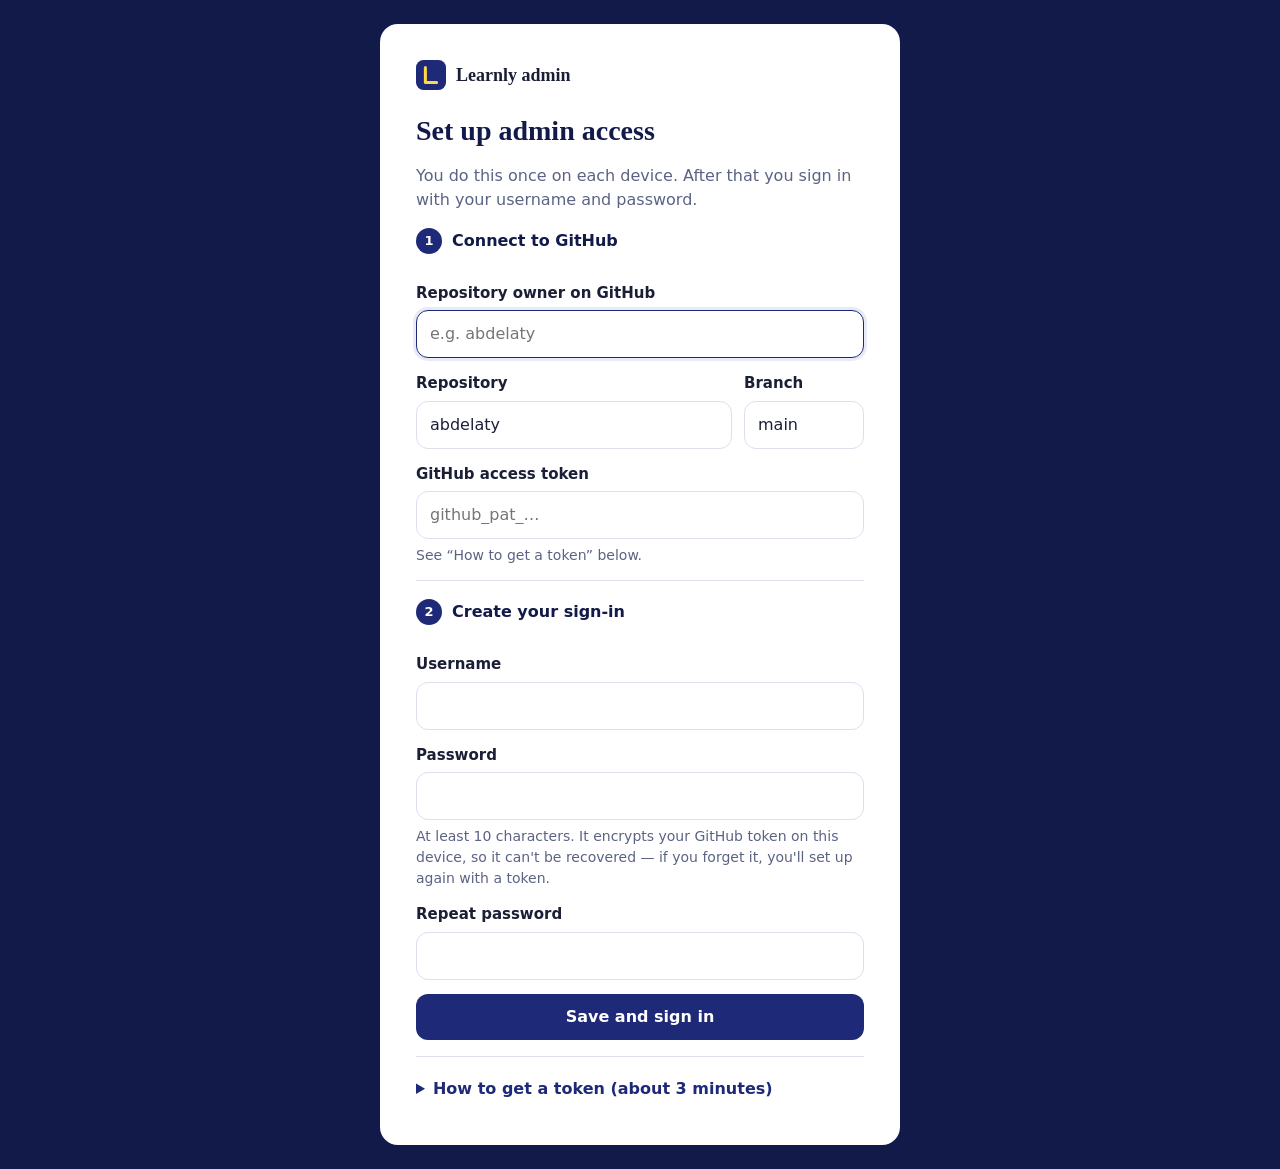
<file: admin/index.html>
<!DOCTYPE html>
<html lang="en">
<head>
  <meta charset="UTF-8">
  <meta name="viewport" content="width=device-width, initial-scale=1, viewport-fit=cover">
  <meta name="robots" content="noindex, nofollow">
  <!-- The token may only ever be sent to the GitHub API -->
  <meta http-equiv="Content-Security-Policy" content="default-src 'self'; connect-src https://api.github.com; img-src 'self' data: blob: https://raw.githubusercontent.com; style-src 'self' 'unsafe-inline' https://fonts.googleapis.com; font-src https://fonts.gstatic.com; script-src 'self'; base-uri 'none'; form-action 'none'">
  <title>Admin — Learnly</title>
  <link rel="icon" href="../favicon.svg" type="image/svg+xml">
  <link rel="preconnect" href="https://fonts.googleapis.com">
  <link rel="preconnect" href="https://fonts.gstatic.com" crossorigin>
  <link href="https://fonts.googleapis.com/css2?family=Literata:opsz,wght@7..72,600&family=Onest:wght@400;500;600;700&display=swap" rel="stylesheet">
  <link rel="stylesheet" href="admin.css?v=3">
  <script defer src="config.js?v=2"></script>
  <script defer src="admin.js?v=2"></script>
</head>
<body>

<svg width="0" height="0" style="position:absolute" aria-hidden="true">
  <defs>
    <symbol id="i-chat" viewBox="0 0 24 24"><path fill="none" stroke="currentColor" stroke-width="1.8" stroke-linejoin="round" d="M4 5.5A2.5 2.5 0 0 1 6.5 3h11A2.5 2.5 0 0 1 20 5.5v8a2.5 2.5 0 0 1-2.5 2.5H10l-4.5 4V16h0A1.5 1.5 0 0 1 4 14.5z"/></symbol>
    <symbol id="i-case" viewBox="0 0 24 24"><g fill="none" stroke="currentColor" stroke-width="1.8" stroke-linejoin="round"><rect x="3" y="7" width="18" height="13" rx="2"/><path d="M9 7V5.5A1.5 1.5 0 0 1 10.5 4h3A1.5 1.5 0 0 1 15 5.5V7M3 13h18"/></g></symbol>
    <symbol id="i-cap" viewBox="0 0 24 24"><g fill="none" stroke="currentColor" stroke-width="1.8" stroke-linejoin="round"><path d="M2.5 9 12 4.5 21.5 9 12 13.5z"/><path d="M6.5 11v4.5c1.5 1.6 3.4 2.5 5.5 2.5s4-.9 5.5-2.5V11M21.5 9v5"/></g></symbol>
    <symbol id="i-up" viewBox="0 0 24 24"><path fill="none" stroke="currentColor" stroke-width="2" stroke-linecap="round" stroke-linejoin="round" d="m6 15 6-6 6 6"/></symbol>
    <symbol id="i-down" viewBox="0 0 24 24"><path fill="none" stroke="currentColor" stroke-width="2" stroke-linecap="round" stroke-linejoin="round" d="m6 9 6 6 6-6"/></symbol>
    <symbol id="i-edit" viewBox="0 0 24 24"><path fill="none" stroke="currentColor" stroke-width="1.8" stroke-linejoin="round" d="M4 20h4L19 9a2.8 2.8 0 0 0-4-4L4 16z"/></symbol>
    <symbol id="i-trash" viewBox="0 0 24 24"><path fill="none" stroke="currentColor" stroke-width="1.8" stroke-linecap="round" stroke-linejoin="round" d="M4 7h16M9 7V4.5h6V7M6.5 7l1 13h9l1-13"/></symbol>
    <symbol id="i-plus" viewBox="0 0 24 24"><path fill="none" stroke="currentColor" stroke-width="2.2" stroke-linecap="round" d="M12 5v14M5 12h14"/></symbol>
    <symbol id="i-x" viewBox="0 0 24 24"><path fill="none" stroke="currentColor" stroke-width="2.2" stroke-linecap="round" d="M6 6l12 12M18 6 6 18"/></symbol>
    <symbol id="i-eye-off" viewBox="0 0 24 24"><g fill="none" stroke="currentColor" stroke-width="1.8" stroke-linecap="round"><path d="M3 3l18 18M10.6 5.1A10 10 0 0 1 12 5c5 0 9 5 9 7 0 .9-.7 2.2-1.9 3.5M6.6 6.6C4.4 8 3 10.4 3 12c0 2 4 7 9 7 1.6 0 3.1-.5 4.4-1.2"/><path d="M9.9 9.9a3 3 0 0 0 4.2 4.2"/></g></symbol>
    <symbol id="i-lock" viewBox="0 0 24 24"><g fill="none" stroke="currentColor" stroke-width="1.8" stroke-linejoin="round"><rect x="5" y="10.5" width="14" height="10" rx="2"/><path d="M8 10.5V8a4 4 0 0 1 8 0v2.5"/></g></symbol>
  </defs>
</svg>

<!-- ============ SIGN IN (username + password) ============ -->
<main class="login" id="signinView" hidden>
  <div class="login-card">
    <div class="brand">
      <svg viewBox="0 0 32 32" aria-hidden="true"><rect width="32" height="32" rx="8" fill="#1E2A78"/><path d="M10 8v16h12" fill="none" stroke="#FFD84A" stroke-width="3.2" stroke-linecap="round" stroke-linejoin="round"/></svg>
      <span>Learnly admin</span>
    </div>
    <h1>Sign in</h1>
    <form id="signinForm" novalidate>
      <div class="field">
        <label for="sUser">Username</label>
        <input id="sUser" autocomplete="username" autocapitalize="none" spellcheck="false">
      </div>
      <div class="field">
        <label for="sPass">Password</label>
        <input id="sPass" type="password" autocomplete="current-password">
      </div>
      <p class="form-error" id="signinError" role="alert"></p>
      <button class="btn btn-ink btn-block" type="submit" id="signinBtn">Sign in</button>
    </form>
    <div class="login-foot">
      <button type="button" class="link-btn" id="resetBtn">Forgot your password or need a new GitHub token?</button>
    </div>
  </div>
</main>

<!-- ============ ONE-TIME SETUP (token → username + password) ============ -->
<main class="login" id="setupView" hidden>
  <div class="login-card login-card--wide">
    <div class="brand">
      <svg viewBox="0 0 32 32" aria-hidden="true"><rect width="32" height="32" rx="8" fill="#1E2A78"/><path d="M10 8v16h12" fill="none" stroke="#FFD84A" stroke-width="3.2" stroke-linecap="round" stroke-linejoin="round"/></svg>
      <span>Learnly admin</span>
    </div>
    <h1>Set up admin access</h1>
    <p class="muted">You do this once on each device. After that you sign in with your username and password.</p>
    <p class="notice" id="setupNotice" hidden></p>

    <form id="setupForm" novalidate>
      <fieldset class="step" id="tokenStep">
        <legend><span class="step-n">1</span>Connect to GitHub</legend>
        <div class="repo-fields" id="repoFields">
          <div class="field">
            <label for="uOwner">Repository owner on GitHub</label>
            <input id="uOwner" autocapitalize="none" spellcheck="false" placeholder="e.g. abdelaty">
          </div>
          <div class="field-row">
            <div class="field">
              <label for="uRepo">Repository</label>
              <input id="uRepo" autocapitalize="none" spellcheck="false">
            </div>
            <div class="field field-sm">
              <label for="uBranch">Branch</label>
              <input id="uBranch" autocapitalize="none" spellcheck="false">
            </div>
          </div>
        </div>
        <p class="repo-summary" id="repoSummary" hidden></p>
        <div class="field" id="tokenField">
          <label for="uToken">GitHub access token</label>
          <input id="uToken" type="password" autocomplete="off" spellcheck="false" placeholder="github_pat_…">
          <p class="hint">See “How to get a token” below.</p>
        </div>
      </fieldset>

      <fieldset class="step">
        <legend><span class="step-n">2</span>Create your sign-in</legend>
        <div class="field">
          <label for="uUser">Username</label>
          <input id="uUser" autocomplete="username" autocapitalize="none" spellcheck="false">
        </div>
        <div class="field">
          <label for="uPass">Password</label>
          <input id="uPass" type="password" autocomplete="new-password" aria-describedby="passHint">
          <p class="hint" id="passHint">At least 10 characters. It encrypts your GitHub token on this device, so it can't be recovered — if you forget it, you'll set up again with a token.</p>
        </div>
        <div class="field">
          <label for="uPass2">Repeat password</label>
          <input id="uPass2" type="password" autocomplete="new-password">
        </div>
      </fieldset>

      <p class="form-error" id="setupError" role="alert"></p>
      <button class="btn btn-ink btn-block" type="submit" id="setupBtn">Save and sign in</button>
      <button class="btn btn-line btn-block" type="button" id="setupCancel" hidden>Back to sign in</button>
    </form>

    <details class="help" id="tokenHelp">
      <summary>How to get a token (about 3 minutes)</summary>
      <ol>
        <li>Sign in to GitHub with an account that has access to the website repository.</li>
        <li>Open <a href="https://github.com/settings/personal-access-tokens/new" target="_blank" rel="noopener">Settings → Developer settings → Fine-grained tokens → Generate new token</a>.</li>
        <li>Name it, for example “Learnly admin”. Set the expiration to up to one year.</li>
        <li><b>Repository access</b> → <i>Only select repositories</i> → choose the website repository.</li>
        <li><b>Permissions</b> → <b>Repository permissions</b> → <b>Contents</b> → <i>Read and write</i>. Nothing else is needed.</li>
        <li>Click <i>Generate token</i>, copy it and paste it above.</li>
      </ol>
      <p class="muted">If the token ever leaks, delete it on the same GitHub page and access stops immediately.</p>
    </details>
  </div>
</main>

<!-- ============ APP ============ -->
<div class="app" id="appView" hidden>
  <header class="topbar">
    <div class="brand">
      <svg viewBox="0 0 32 32" aria-hidden="true"><rect width="32" height="32" rx="8" fill="#2E3C99"/><path d="M10 8v16h12" fill="none" stroke="#FFD84A" stroke-width="3.2" stroke-linecap="round" stroke-linejoin="round"/></svg>
      <span>Admin</span>
    </div>
    <span class="repo-name" id="repoName"></span>
    <a class="top-link" id="siteLink" href="../" target="_blank" rel="noopener">View site</a>
    <button class="top-link" type="button" id="logoutBtn">Sign out</button>
  </header>

  <nav class="tabs" role="tablist" aria-label="Sections">
    <button role="tab" type="button" class="tab" data-tab="teachers" aria-selected="true">Teachers <span class="tab-count" id="countTeachers"></span></button>
    <button role="tab" type="button" class="tab" data-tab="courses" aria-selected="false">Courses <span class="tab-count" id="countCourses"></span></button>
    <button role="tab" type="button" class="tab" data-tab="exams" aria-selected="false">Exams <span class="tab-count" id="countExams"></span></button>
  </nav>

  <main class="content">
    <div class="list-head">
      <p class="muted" id="listHint"></p>
      <button class="btn btn-ink" type="button" id="addBtn"><svg class="ico" aria-hidden="true"><use href="#i-plus"/></svg><span id="addLabel">Add</span></button>
    </div>
    <ul class="items" id="itemList"></ul>
    <p class="empty" id="emptyState" hidden></p>
  </main>

  <div class="publish-bar" id="publishBar" hidden>
    <div class="publish-inner">
      <p id="publishText" role="status" aria-live="polite"></p>
      <div class="publish-actions">
        <button class="btn btn-line" type="button" id="discardBtn">Discard changes</button>
        <button class="btn btn-mark" type="button" id="publishBtn">Publish</button>
      </div>
    </div>
  </div>
</div>

<!-- ============ EDITOR ============ -->
<dialog class="editor" id="editor" aria-labelledby="editorTitle">
  <form id="editorForm" novalidate>
    <header class="editor-head">
      <h2 id="editorTitle">Teacher</h2>
      <button type="button" class="icon-btn" id="editorClose" aria-label="Close without saving"><svg class="ico" aria-hidden="true"><use href="#i-x"/></svg></button>
    </header>
    <div class="editor-body" id="editorBody"></div>
    <footer class="editor-foot">
      <p class="form-error" id="editorError" role="alert"></p>
      <button type="button" class="btn btn-line" id="editorCancel">Cancel</button>
      <button type="submit" class="btn btn-ink" id="editorSave">Done</button>
    </footer>
  </form>
</dialog>

<!-- ============ CONFIRM ============ -->
<dialog class="confirm" id="confirmDlg" aria-labelledby="confirmTitle">
  <h2 id="confirmTitle"></h2>
  <p id="confirmText" class="muted"></p>
  <div class="confirm-actions">
    <button type="button" class="btn btn-line" id="confirmNo">Cancel</button>
    <button type="button" class="btn btn-danger" id="confirmYes">Delete</button>
  </div>
</dialog>

<div class="toast" id="toast" role="status" aria-live="polite" hidden></div>
</body>
</html>
</file>
<file: admin/admin.css>
:root {
  --ink: #1E2A78;
  --ink-deep: #121A4A;
  --ink-soft: #E8EBF7;
  --paper: #F4F6FB;
  --surface: #FFFFFF;
  --mark: #FFD84A;
  --mark-soft: #FFF3C2;
  --text: #1A1F36;
  --muted: #5B6385;
  --rule: #DCE0EE;
  --ok: #17805A;
  --err: #C2412D;
  --err-soft: #FBE9E5;
  --r-s: 8px;
  --r-m: 12px;
  --r-l: 18px;
  --f-display: "Literata", Georgia, serif;
  --f-body: "Onest", system-ui, -apple-system, "Segoe UI", sans-serif;
}

*, *::before, *::after { box-sizing: border-box; }
* { margin: 0; }
[hidden] { display: none !important; }
html { -webkit-text-size-adjust: 100%; }
body {
  font-family: var(--f-body); font-size: 1rem; line-height: 1.5;
  color: var(--text); background: var(--paper);
  -webkit-tap-highlight-color: transparent;
}
body.has-bar { padding-bottom: 96px; }
button, input, textarea, select { font: inherit; color: inherit; }
a { color: var(--ink); }
ul, ol { padding: 0; list-style: none; }
h1, h2 { font-family: var(--f-display); color: var(--ink-deep); line-height: 1.2; font-weight: 600; }
:focus-visible { outline: 3px solid var(--ink); outline-offset: 2px; border-radius: 4px; }
.ico { width: 20px; height: 20px; flex: none; }
.muted { color: var(--muted); }
.sr-only { position: absolute; width: 1px; height: 1px; overflow: hidden; clip: rect(0 0 0 0); white-space: nowrap; }

/* buttons */
.btn {
  display: inline-flex; align-items: center; justify-content: center; gap: 8px;
  min-height: 44px; padding: 10px 18px; border-radius: var(--r-m);
  border: 1.5px solid transparent; font-weight: 600; cursor: pointer; text-decoration: none;
  touch-action: manipulation; white-space: nowrap;
}
.btn[disabled] { opacity: .5; cursor: not-allowed; }
.btn-sm { min-height: 40px; padding: 8px 14px; font-size: .9375rem; }
.btn-block { width: 100%; }
.btn-ink { background: var(--ink); color: #fff; }
.btn-ink:hover:not([disabled]) { background: var(--ink-deep); }
.btn-mark { background: var(--mark); color: var(--ink-deep); }
.btn-mark:hover:not([disabled]) { background: #FFCD1A; }
.btn-line { background: var(--surface); border-color: var(--rule); color: var(--ink); }
.btn-line:hover:not([disabled]) { border-color: var(--ink); }
.btn-danger { background: var(--err); color: #fff; }
.icon-btn {
  width: 40px; height: 40px; display: inline-grid; place-items: center;
  border: 1px solid transparent; border-radius: var(--r-s); background: transparent;
  color: var(--ink); cursor: pointer; touch-action: manipulation;
}
.icon-btn:hover:not([disabled]) { background: var(--ink-soft); }
.icon-btn[disabled] { opacity: .25; cursor: default; }
.icon-btn--danger { color: var(--err); }
.icon-btn--danger:hover:not([disabled]) { background: var(--err-soft); }

/* forms */
.field { display: grid; gap: 6px; }
.field label, .label { font-weight: 600; font-size: .9375rem; }
.field input, .field textarea {
  width: 100%; padding: 11px 13px; font-size: 16px;
  border: 1.5px solid var(--rule); border-radius: var(--r-m); background: var(--surface);
}
.field textarea { resize: vertical; line-height: 1.5; }
.field input:focus, .field textarea:focus { outline: none; border-color: var(--ink); box-shadow: 0 0 0 3px var(--ink-soft); }
.field-row { display: grid; grid-template-columns: 1fr 120px; gap: 12px; }
.hint { color: var(--muted); font-size: .875rem; }
.check { display: flex; gap: 10px; align-items: flex-start; cursor: pointer; padding: 6px 0; }
.check input { width: 20px; height: 20px; margin-top: 1px; accent-color: var(--ink); flex: none; }
.form-error { color: var(--err); font-size: .9375rem; min-height: 1.2em; }
.form-error:empty { display: none; }

.brand { display: inline-flex; align-items: center; gap: 10px; font-family: var(--f-display); font-weight: 600; font-size: 1.125rem; }
.brand svg { width: 30px; height: 30px; }

/* ---------- login ---------- */
.login { min-height: 100dvh; display: grid; place-items: center; padding: 24px 16px; background: var(--ink-deep); }
.login-card {
  width: 100%; max-width: 460px; background: var(--surface); border-radius: var(--r-l);
  padding: clamp(22px, 5vw, 36px); display: grid; gap: 16px;
}
.login-card h1 { font-size: 1.75rem; margin-top: 8px; }
.login-card form { display: grid; gap: 14px; }
.repo-fields { display: grid; gap: 14px; }
.repo-summary { padding: 10px 12px; background: var(--paper); border-radius: var(--r-s); font-size: .9375rem; }
.help { border-top: 1px solid var(--rule); padding-top: 12px; }
.help summary { cursor: pointer; font-weight: 600; color: var(--ink); padding: 8px 0; }
.help ol { list-style: decimal; padding-inline-start: 22px; display: grid; gap: 8px; margin: 8px 0 12px; font-size: .9375rem; }

/* ---------- app ---------- */
.topbar {
  position: sticky; top: 0; z-index: 10;
  display: flex; align-items: center; gap: 16px;
  padding: 10px max(16px, env(safe-area-inset-left)); min-height: 60px;
  background: var(--ink-deep); color: #fff;
}
.topbar .brand { color: #fff; }
.repo-name { color: rgba(255,255,255,.6); font-size: .875rem; margin-inline-end: auto; overflow: hidden; text-overflow: ellipsis; white-space: nowrap; min-width: 0; }
.top-link {
  color: #fff; background: none; border: 0; cursor: pointer; text-decoration: none;
  padding: 10px 8px; font-size: .9375rem; font-weight: 500; white-space: nowrap;
}
.top-link:hover { text-decoration: underline; }

.tabs {
  display: flex; gap: 4px; padding: 0 16px; background: var(--surface);
  border-bottom: 1px solid var(--rule); overflow-x: auto;
}
.tab {
  border: 0; background: none; cursor: pointer; padding: 14px 14px 12px;
  font-weight: 600; color: var(--muted); border-bottom: 3px solid transparent; white-space: nowrap;
  display: inline-flex; align-items: center; gap: 8px; min-height: 48px;
}
.tab[aria-selected="true"] { color: var(--ink-deep); border-bottom-color: var(--ink); }
.tab-count { font-size: .75rem; background: var(--ink-soft); color: var(--ink); border-radius: 999px; padding: 1px 8px; }

.content { max-width: 880px; margin: 0 auto; padding: 24px 16px 40px; }
.list-head { display: flex; align-items: flex-start; justify-content: space-between; gap: 16px; margin-bottom: 16px; }
.list-head p { max-width: 52ch; padding-top: 10px; }

.items { display: grid; gap: 10px; }
.item {
  display: flex; align-items: center; gap: 14px;
  padding: 12px 12px 12px 14px; background: var(--surface);
  border: 1px solid var(--rule); border-radius: var(--r-m);
}
.item.is-hidden { background: var(--paper); border-style: dashed; }
.item.is-hidden .avatar, .item.is-hidden .course-ico, .item.is-hidden .exam-badge { opacity: .5; }
.item-main { flex: 1; min-width: 0; cursor: pointer; }
.item-title { font-weight: 600; display: flex; align-items: center; gap: 8px; flex-wrap: wrap; }
.item-sub { color: var(--muted); font-size: .9375rem; overflow: hidden; text-overflow: ellipsis; white-space: nowrap; }
.item-warn { color: #9A6B00; font-size: .8125rem; margin-top: 2px; }
.item-actions { display: flex; gap: 2px; flex: none; }
.badge { display: inline-flex; align-items: center; gap: 4px; font-size: .75rem; font-weight: 600; color: var(--muted); background: var(--ink-soft); padding: 2px 8px; border-radius: 999px; }
.badge .ico { width: 14px; height: 14px; }

.avatar {
  position: relative; flex: none; width: 52px; height: 52px; border-radius: 50%;
  display: grid; place-items: center; overflow: hidden;
  background: var(--ink-soft); color: var(--ink); font-weight: 700; font-family: var(--f-display);
}
.avatar img { position: absolute; inset: 0; width: 100%; height: 100%; object-fit: cover; }
.course-ico { flex: none; width: 52px; height: 52px; display: grid; place-items: center; border-radius: var(--r-m); background: var(--ink-soft); color: var(--ink); }
.course-ico .ico { width: 26px; height: 26px; }
.exam-badge { flex: none; width: 64px; height: 52px; padding: 0 6px; overflow: hidden; white-space: nowrap; text-overflow: ellipsis; font-size: .8125rem !important; display: grid; place-items: center; border-radius: var(--r-m); background: var(--ink-soft); color: var(--ink); font-weight: 700; font-family: var(--f-display); font-size: .9375rem; }
.empty { padding: 40px 16px; text-align: center; color: var(--muted); background: var(--surface); border: 1px dashed var(--rule); border-radius: var(--r-m); }

/* publish bar */
.publish-bar {
  position: fixed; left: 0; right: 0; bottom: 0; z-index: 20;
  background: var(--ink-deep); color: #fff;
  padding: 12px 16px calc(12px + env(safe-area-inset-bottom));
  box-shadow: 0 -8px 24px rgba(18,26,74,.2);
}
.publish-inner { max-width: 880px; margin: 0 auto; display: flex; align-items: center; gap: 16px; }
.publish-inner p { flex: 1; font-size: .9375rem; }
.publish-actions { display: flex; gap: 8px; flex: none; }
.publish-bar .btn-line { background: transparent; color: #fff; border-color: rgba(255,255,255,.35); }

/* ---------- editor dialog ---------- */
.editor {
  border: 0; padding: 0; border-radius: var(--r-l);
  width: min(720px, calc(100vw - 32px)); max-height: calc(100dvh - 32px);
  background: var(--surface); color: var(--text);
}
.editor::backdrop, .confirm::backdrop { background: rgba(18,26,74,.55); }
.editor form { display: flex; flex-direction: column; max-height: calc(100dvh - 32px); }
.editor-head { display: flex; align-items: center; justify-content: space-between; gap: 12px; padding: 18px 20px 12px; border-bottom: 1px solid var(--rule); }
.editor-head h2 { font-size: 1.375rem; }
.editor-body { padding: 18px 20px; overflow-y: auto; display: grid; gap: 18px; overscroll-behavior: contain; }
.editor-foot {
  display: flex; align-items: center; justify-content: flex-end; flex-wrap: wrap; gap: 10px;
  padding: 12px 20px calc(14px + env(safe-area-inset-bottom)); border-top: 1px solid var(--rule); background: var(--surface);
}
.editor-foot .form-error { flex: 1 1 100%; }

.lang-block { display: grid; gap: 10px; padding: 14px; background: var(--paper); border-radius: var(--r-m); }
.lang-head { display: grid; gap: 2px; }
.lang-tabs { display: flex; gap: 6px; flex-wrap: wrap; }
.lang-tab {
  display: inline-flex; align-items: center; gap: 6px; min-height: 40px; padding: 6px 14px;
  border: 1.5px solid var(--rule); background: var(--surface); border-radius: 999px;
  font-weight: 700; color: var(--muted); cursor: pointer;
}
.lang-tab[aria-selected="true"] { border-color: var(--ink); color: var(--ink-deep); background: var(--mark-soft); }
.lang-tab .dot { width: 8px; height: 8px; border-radius: 50%; background: var(--rule); }
.lang-tab.is-partial .dot { background: #E0A800; }
.lang-tab.is-full .dot { background: var(--ok); }
.lang-panel { display: grid; gap: 14px; }
.lang-panel[dir="rtl"] input, .lang-panel[dir="rtl"] textarea { text-align: right; }

.photo-row { display: flex; gap: 16px; align-items: center; }
.photo-preview {
  flex: none; width: 120px; height: 120px; border-radius: var(--r-m); overflow: hidden;
  background: var(--paper); border: 1px dashed var(--rule);
  display: grid; place-items: center; text-align: center; color: var(--muted); font-size: .8125rem; padding: 6px;
}
.photo-preview img { width: 120px; height: 120px; object-fit: cover; margin: -6px; }
.photo-actions { display: grid; gap: 8px; justify-items: start; }

.icon-choice { display: flex; gap: 8px; flex-wrap: wrap; }
.icon-opt {
  display: inline-flex; align-items: center; gap: 8px; padding: 8px 14px; min-height: 44px;
  border: 1.5px solid var(--rule); border-radius: var(--r-m); cursor: pointer; color: var(--ink);
}
.icon-opt input { position: absolute; opacity: 0; width: 1px; height: 1px; }
.icon-opt:has(input:checked) { border-color: var(--ink); background: var(--mark-soft); }
.icon-opt:has(input:focus-visible) { outline: 3px solid var(--ink); outline-offset: 2px; }
.icon-opt span { color: var(--text); font-size: .9375rem; }

/* confirm */
.confirm { border: 0; border-radius: var(--r-l); padding: 24px; width: min(420px, calc(100vw - 32px)); }
.confirm h2 { font-size: 1.25rem; margin-bottom: 8px; }
.confirm-actions { display: flex; justify-content: flex-end; gap: 10px; margin-top: 20px; }

/* toast */
.toast {
  position: fixed; left: 50%; transform: translateX(-50%); bottom: 24px; z-index: 50;
  max-width: calc(100vw - 32px); padding: 12px 18px; border-radius: var(--r-m);
  background: var(--ok); color: #fff; font-weight: 500; box-shadow: 0 10px 30px rgba(0,0,0,.2);
}
.toast.is-error { background: var(--err); }
body.has-bar .toast { bottom: 100px; }

/* ---------- phones ---------- */
@media (max-width: 640px) {
  .topbar { gap: 8px; }
  .repo-name { display: none; }
  .topbar .brand { margin-inline-end: auto; }
  .list-head { flex-direction: column; align-items: stretch; }
  .list-head p { padding-top: 0; }
  .list-head .btn { width: 100%; }
  .item { flex-wrap: wrap; padding: 12px; }
  .item-main { flex-basis: calc(100% - 70px); }
  .item-actions { width: 100%; justify-content: flex-end; border-top: 1px solid var(--rule); padding-top: 6px; }
  .icon-btn { width: 44px; height: 44px; }
  .tabs { padding: 0 8px; gap: 0; }
  .tab { padding: 14px 10px 12px; gap: 6px; }
  .publish-inner { flex-direction: column; align-items: stretch; gap: 10px; }
  .publish-actions .btn { flex: 1; }
  body.has-bar { padding-bottom: 150px; }
  body.has-bar .toast { bottom: 150px; }

  .editor {
    width: 100%; max-width: 100%; max-height: 100dvh; height: 100dvh; margin: 0; border-radius: 0;
  }
  .editor form { max-height: 100dvh; height: 100%; }
  .editor-head { padding: 12px 16px 10px; }
  .editor-body { padding: 16px; flex: 1; }
  .editor-foot { padding-inline: 16px; }
  .editor-foot .btn { flex: 1; }
  .photo-preview, .photo-preview img { width: 96px; height: 96px; }
  .field-row { grid-template-columns: 1fr; }
}

@media (hover: none) {
  .icon-btn:hover:not([disabled]) { background: transparent; }
  .btn-line:hover:not([disabled]) { border-color: var(--rule); }
}

@media (prefers-reduced-motion: reduce) {
  *, *::before, *::after { transition: none !important; animation: none !important; }
}

/* ---------- sign-in / setup ---------- */
.login-card--wide { max-width: 520px; }
.login-foot { border-top: 1px solid var(--rule); padding-top: 12px; }
.link-btn {
  background: none; border: 0; padding: 10px 0; cursor: pointer; text-align: start;
  color: var(--ink); font-weight: 500; text-decoration: underline; text-underline-offset: 3px;
}
.notice { padding: 12px 14px; border-radius: var(--r-m); background: var(--ink-soft); color: var(--ink-deep); font-size: .9375rem; }
.notice--warn { background: var(--mark-soft); }
.step { border: 0; padding: 0; margin: 0; min-width: 0; display: grid; gap: 14px; }
.step + .step { border-top: 1px solid var(--rule); padding-top: 18px; }
.step legend { display: flex; align-items: center; gap: 10px; font-weight: 700; color: var(--ink-deep); padding: 0; margin-bottom: 14px; float: left; width: 100%; }
.step legend + * { clear: both; }
.step-n {
  width: 26px; height: 26px; border-radius: 50%; display: grid; place-items: center; flex: none;
  background: var(--ink); color: #fff; font-size: .8125rem;
}
.login-card form .btn + .btn { margin-top: -4px; }

/* the global margin reset removes <dialog> auto-centering */
.editor, .confirm { margin: auto; }
@media (max-width: 640px) { .editor { margin: 0; } }
</file>
